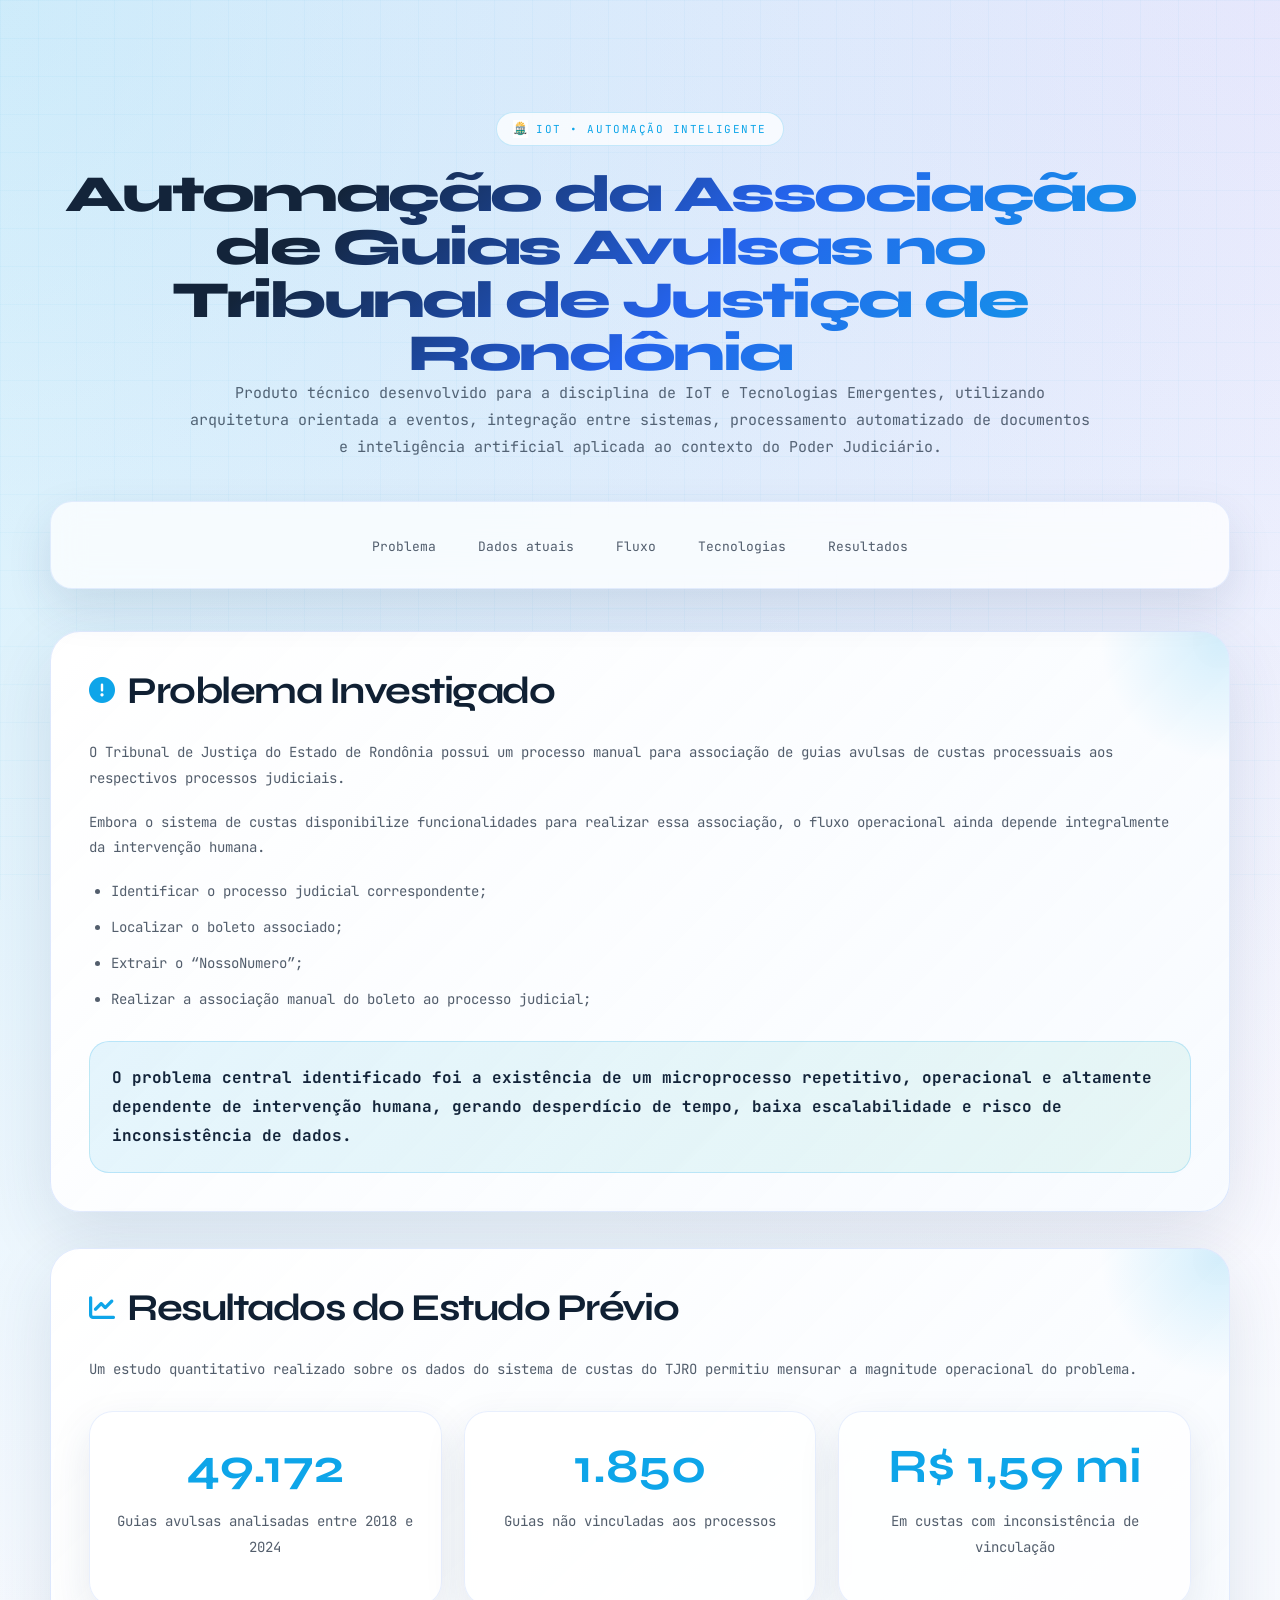
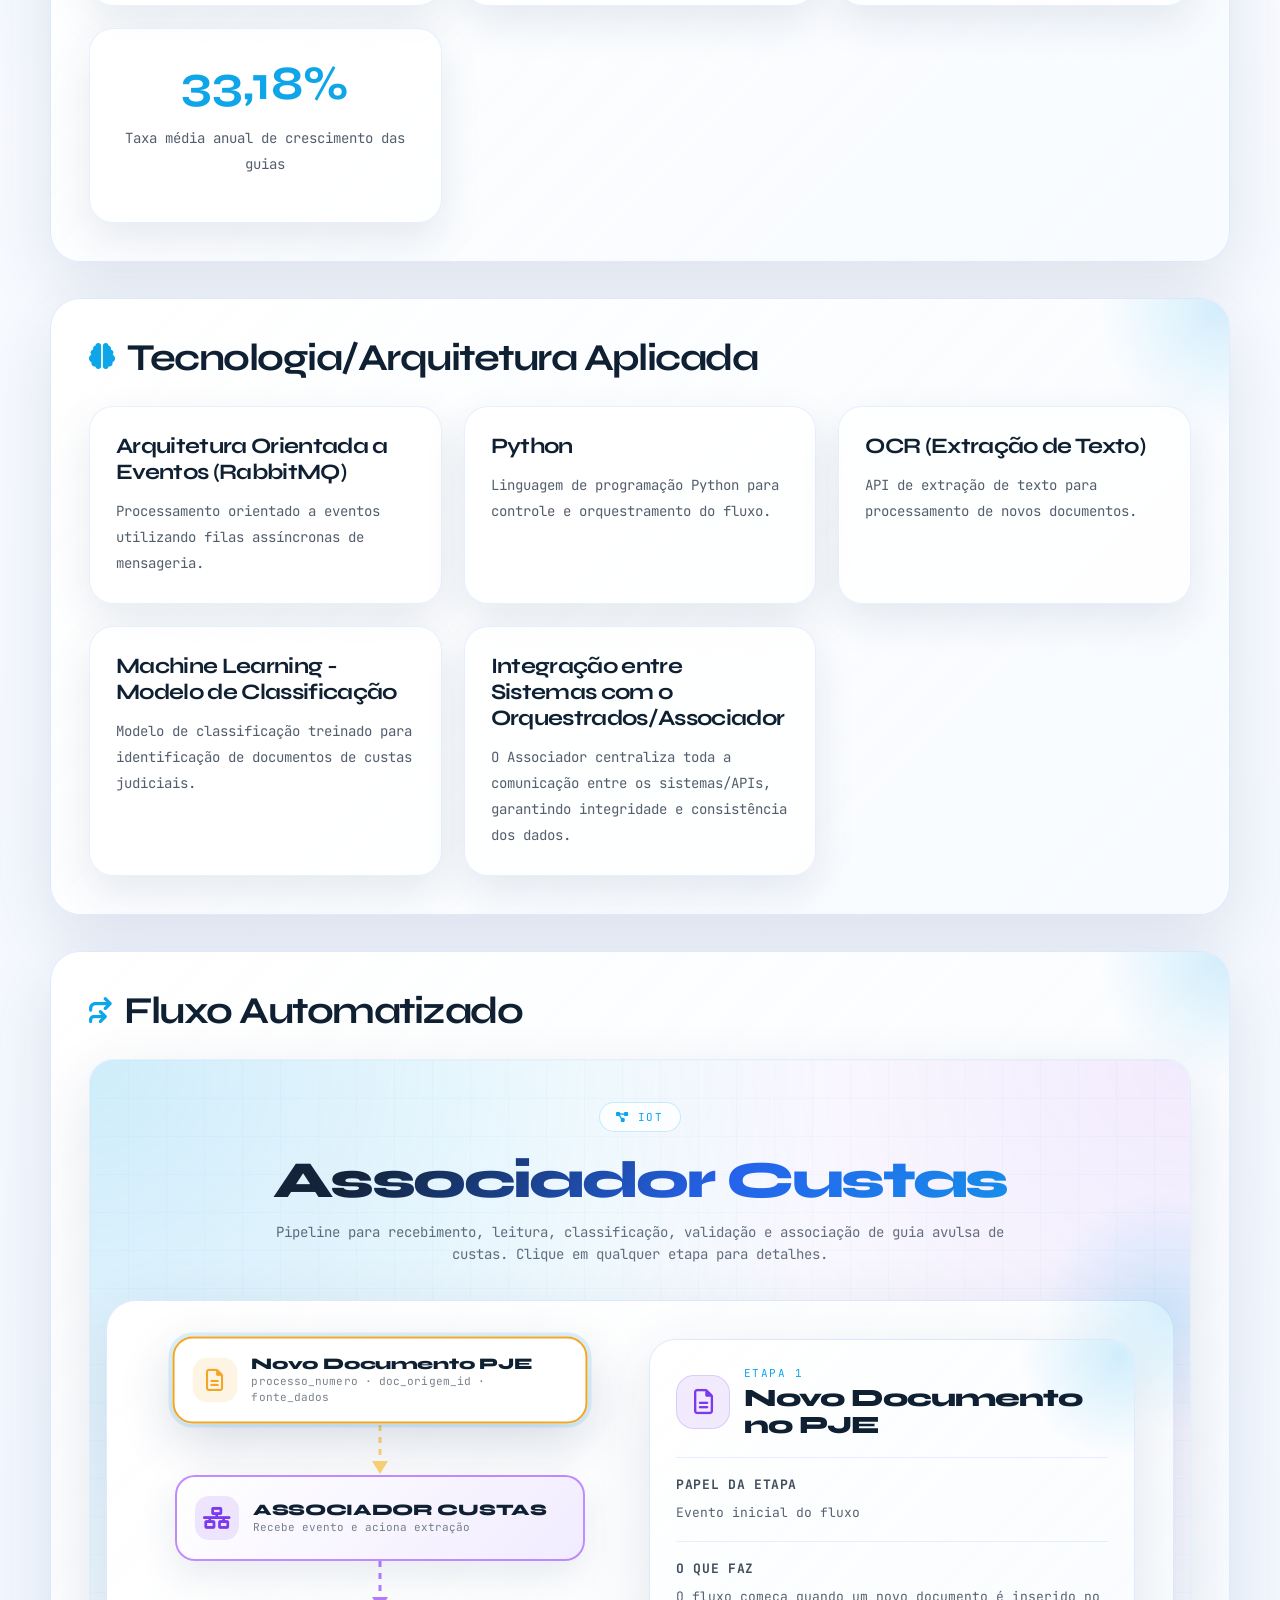
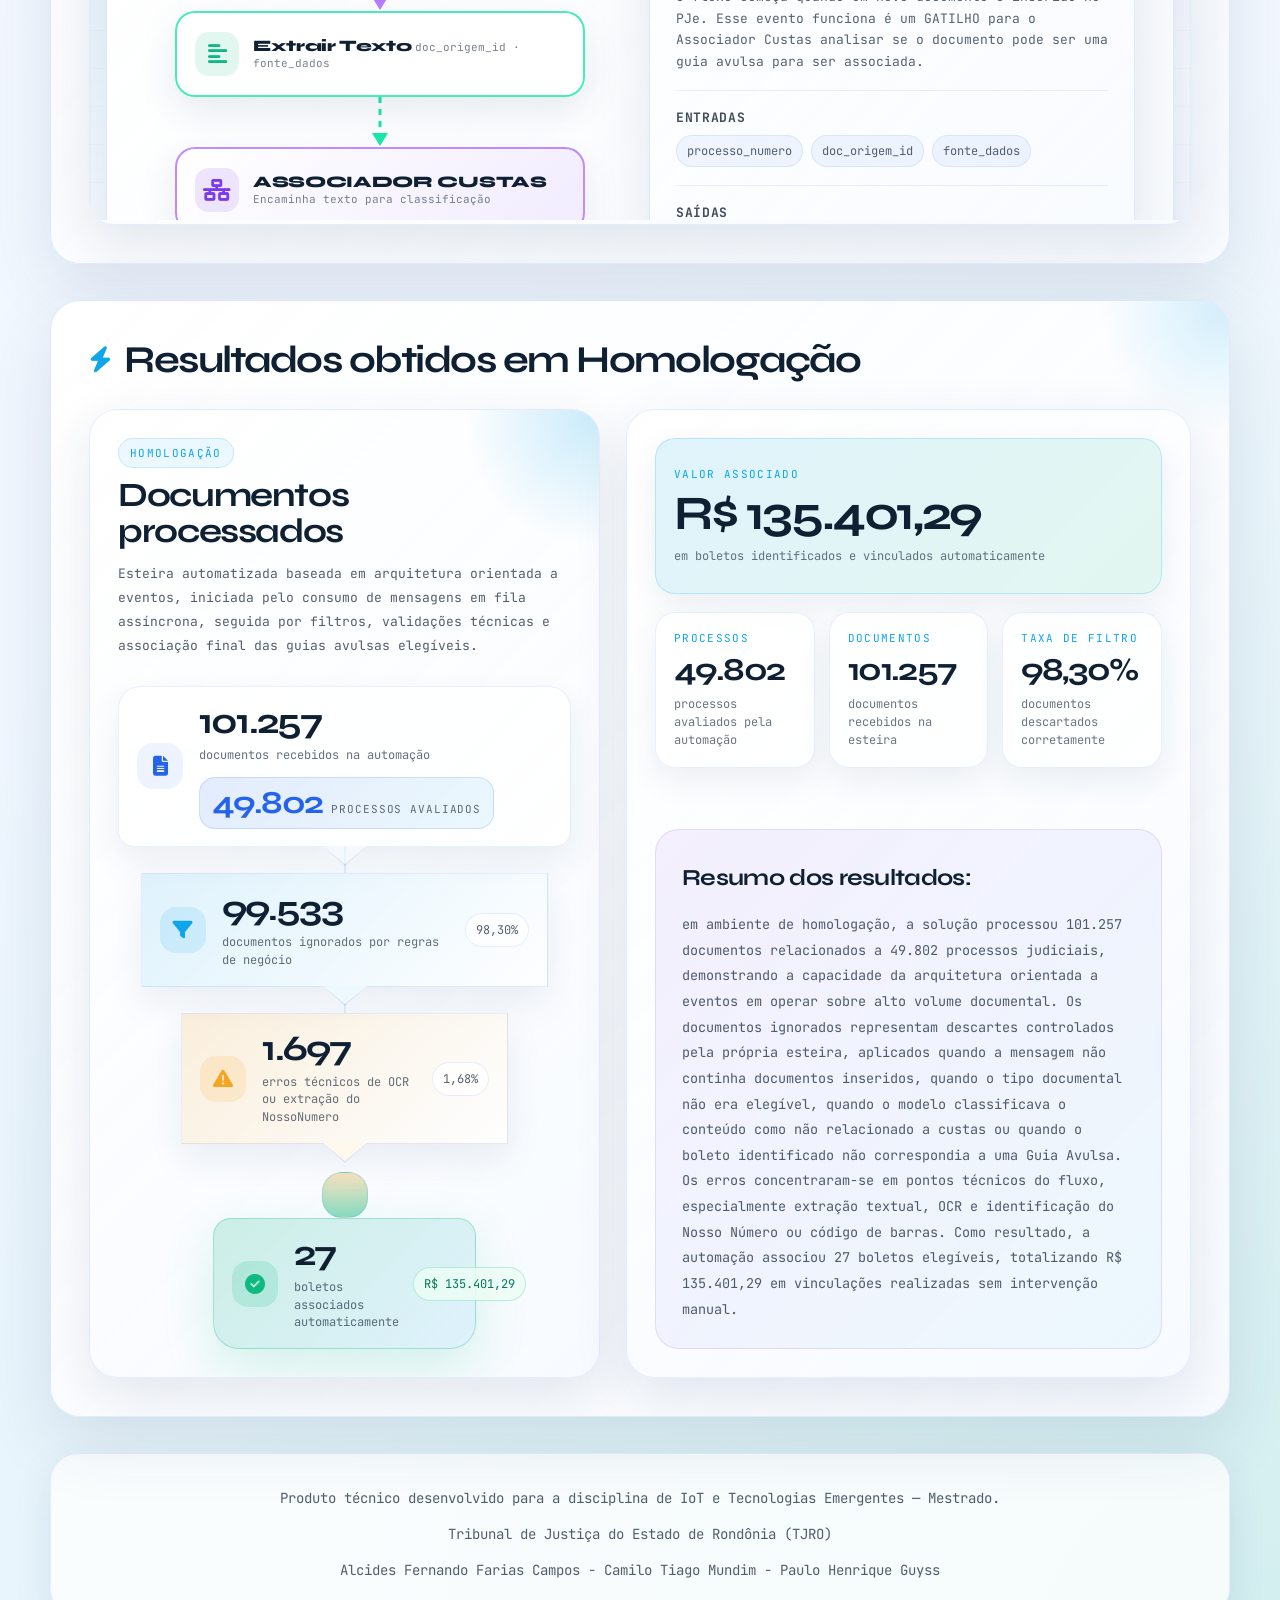
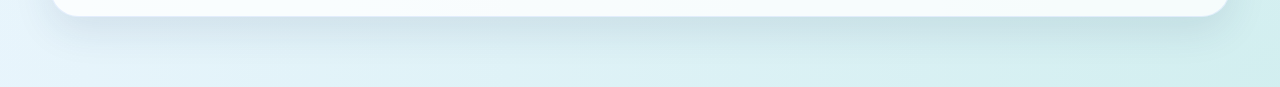
<file: index.html>
<!DOCTYPE html>
<html lang="pt-BR">
<head>
  <meta charset="UTF-8" />
  <meta name="viewport" content="width=device-width, initial-scale=1.0" />

  <title>
    Associação de Guias Avulsas - TJRO
  </title>

  <link href="https://fonts.googleapis.com/css2?family=Syne:wght@700;800&family=JetBrains+Mono:wght@400;500;600&display=swap" rel="stylesheet">
  <link rel="stylesheet" href="https://cdnjs.cloudflare.com/ajax/libs/font-awesome/6.5.0/css/all.min.css"/>
  <link rel="stylesheet" href="style.css">
</head>

<body>

  <main class="page">

    <header class="hero">

      <div class="badge">
        <img src="images/logo_uft.png" alt="UFT Logo" class="badge-logo shrink-0">
        IoT • Automação Inteligente
      </div>

      <h1>
        Automação da Associação
        de Guias Avulsas no Tribunal de Justiça de Rondônia
      </h1>

      <p>
        Produto técnico desenvolvido para a disciplina de IoT e Tecnologias Emergentes,
        utilizando arquitetura orientada a eventos, integração entre sistemas,
        processamento automatizado de documentos e inteligência artificial aplicada
        ao contexto do Poder Judiciário.
      </p>

    </header>

    <nav>
      <ul>
        <li><a href="#problema">Problema</a></li>
        <li><a href="#dados">Dados atuais</a></li>
<!--        <li><a href="#produto">Produto</a></li>-->
<!--        <li><a href="#arquitetura">Arquitetura</a></li>-->
        <li><a href="#fluxo">Fluxo</a></li>
        <li><a href="#tecnologias">Tecnologias</a></li>
        <li><a href="#resultados">Resultados</a></li>
      </ul>
    </nav>

    <section id="problema">

      <h2>
        <i class="fa-solid fa-circle-exclamation shrink-0"></i>
        Problema Investigado
      </h2>

      <p>
        O Tribunal de Justiça do Estado de Rondônia possui um processo manual
        para associação de guias avulsas de custas processuais aos respectivos
        processos judiciais.
      </p>

      <p>
        Embora o sistema de custas disponibilize funcionalidades para realizar
        essa associação, o fluxo operacional ainda depende integralmente da
        intervenção humana.
      </p>

      <ul>
        <li>Identificar o processo judicial correspondente;</li>
        <li>Localizar o boleto associado;</li>
        <li>Extrair o “NossoNumero”;</li>
        <li>Realizar a associação manual do boleto ao processo judicial;</li>
      </ul>

      <div class="highlight">
        <strong>
          O problema central identificado foi a existência de um microprocesso
          repetitivo, operacional e altamente dependente de intervenção humana,
          gerando desperdício de tempo, baixa escalabilidade e risco de inconsistência de dados.
        </strong>
      </div>

    </section>

    <section id="dados">

      <h2>
        <i class="fa-solid fa-chart-line shrink-0"></i>
        Resultados do Estudo Prévio
      </h2>

      <p>
        Um estudo quantitativo realizado sobre os dados do sistema de custas do TJRO
        permitiu mensurar a magnitude operacional do problema.
      </p>

      <div class="numbers">

        <div class="number-box">
          <h3>49.172</h3>
          <p>Guias avulsas analisadas entre 2018 e 2024</p>
        </div>

        <div class="number-box">
          <h3>1.850</h3>
          <p>Guias não vinculadas aos processos</p>
        </div>

        <div class="number-box">
          <h3>R$ 1,59 mi</h3>
          <p>Em custas com inconsistência de vinculação</p>
        </div>

        <div class="number-box">
          <h3>33,18%</h3>
          <p>Taxa média anual de crescimento das guias</p>
        </div>

      </div>

    </section>

<!--    <section id="produto">-->

<!--      <h2>-->
<!--        <i class="fa-solid fa-cubes shrink-0"></i>-->
<!--        Produto Técnico Proposto-->
<!--      </h2>-->

<!--      <div class="cards">-->

<!--        <div class="card">-->
<!--          <h4>Mensageria</h4>-->
<!--          <p>-->
<!--            O fluxo inicia automaticamente a partir do recebimento de eventos em filas de processamento assíncrono.-->
<!--          </p>-->
<!--        </div>-->

<!--        <div class="card">-->
<!--          <h4>Integração entre Sistemas</h4>-->
<!--          <p>-->
<!--            Comunicação automatizada entre múltiplas APIs e sistemas do ecossistema judicial.-->
<!--          </p>-->
<!--        </div>-->

<!--        <div class="card">-->
<!--          <h4>Inteligência Artificial</h4>-->
<!--          <p>-->
<!--            Um modelo de Machine Learning classifica automaticamente documentos relacionados a custas processuais.-->
<!--          </p>-->
<!--        </div>-->

<!--        <div class="card">-->
<!--          <h4>Extração Inteligente</h4>-->
<!--          <p>-->
<!--            O sistema extrai automaticamente o “NossoNumero” ou o código de barras diretamente do conteúdo textual do documento.-->
<!--          </p>-->
<!--        </div>-->

<!--        <div class="card">-->
<!--          <h4>Automação do Processo</h4>-->
<!--          <p>-->
<!--            A associação da guia ao processo judicial ocorre automaticamente sem intervenção humana.-->
<!--          </p>-->
<!--        </div>-->

<!--        <div class="card">-->
<!--          <h4>Escalabilidade</h4>-->
<!--          <p>-->
<!--            A arquitetura distribuída permite crescimento contínuo do processamento.-->
<!--          </p>-->
<!--        </div>-->

<!--      </div>-->

<!--    </section>-->



    <section id="tecnologias">

      <h2>
        <i class="fa-solid fa-brain shrink-0"></i>
        Tecnologia/Arquitetura Aplicada
      </h2>

      <div class="cards">

        <div class="card">
          <h4>Arquitetura Orientada a Eventos (RabbitMQ)</h4>
          <p>
            Processamento orientado a eventos utilizando filas assíncronas de mensageria.
          </p>
        </div>

        <div class="card">
          <h4>Python</h4>
          <p>
            Linguagem de programação Python para controle e orquestramento do fluxo.
          </p>
        </div>

        <div class="card">
          <h4>OCR (Extração de Texto)</h4>
          <p>
            API de extração de texto para processamento de novos documentos.
          </p>
        </div>

        <div class="card">
          <h4>Machine Learning - Modelo de Classificação</h4>
          <p>
            Modelo de classificação treinado para identificação de documentos de custas judiciais.
          </p>
        </div>

        <div class="card">
          <h4>Integração entre Sistemas com o Orquestrados/Associador</h4>
          <p>
            O Associador centraliza toda a comunicação entre os sistemas/APIs, garantindo integridade e consistência dos dados.
          </p>
        </div>


      </div>

    </section>

    <section id="fluxo">

      <h2>
        <i class="fa-solid fa-arrows-turn-right shrink-0"></i>
        Fluxo Automatizado
      </h2>

      <div class="iframe-box">
        <iframe src="fluxo.html"></iframe>
      </div>

    </section>

    <section id="resultados">

      <h2>
        <i class="fa-solid fa-bolt shrink-0"></i>
        Resultados obtidos em Homologação
      </h2>

      <div class="homologacao-dashboard">

        <div class="homologacao-chart-card">

          <div class="chart-header">
            <span class="chart-kicker">Homologação</span>
            <h3>Documentos processados</h3>
            <p>
              Esteira automatizada baseada em arquitetura orientada a eventos,
              iniciada pelo consumo de mensagens em fila assíncrona, seguida por
              filtros, validações técnicas e associação final das guias avulsas elegíveis.
            </p>
          </div>

          <div class="funnel-chart" aria-label="Funil de resultados da homologação">
            <div class="funnel-step intake">
              <span class="funnel-icon"><i class="fa-solid fa-file-lines"></i></span>
              <div class="funnel-copy">
                <strong>101.257</strong>
                <small>documentos recebidos na automação</small>
                <span class="funnel-secondary">
                  <strong>49.802</strong>
                  <small>processos avaliados</small>
                </span>
              </div>
            </div>

            <div class="funnel-connector"></div>

            <div class="funnel-step ignored">
              <span class="funnel-icon"><i class="fa-solid fa-filter"></i></span>
              <div class="funnel-copy">
                <strong>99.533</strong>
                <small>documentos ignorados por regras de negócio</small>
              </div>
              <span class="funnel-rate">98,30%</span>
            </div>

            <div class="funnel-connector"></div>

            <div class="funnel-step errors">
              <span class="funnel-icon"><i class="fa-solid fa-triangle-exclamation"></i></span>
              <div class="funnel-copy">
                <strong>1.697</strong>
                <small>erros técnicos de OCR ou extração do NossoNumero</small>
              </div>
              <span class="funnel-rate">1,68%</span>
            </div>

            <div class="funnel-connector highlight"></div>

            <div class="funnel-step associated">
              <span class="funnel-icon"><i class="fa-solid fa-circle-check"></i></span>
              <div class="funnel-copy">
                <strong>27</strong>
                <small>boletos associados automaticamente</small>
              </div>
              <span class="funnel-value">R$ 135.401,29</span>
            </div>
          </div>

        </div>

        <div class="homologacao-insights">

          <div class="insight-card primary">
            <span>Valor associado</span>
            <strong>R$ 135.401,29</strong>
            <small>em boletos identificados e vinculados automaticamente</small>
          </div>

          <div class="insight-grid">
            <div class="insight-card">
              <span>Processos</span>
              <strong>49.802</strong>
              <small>processos avaliados pela automação</small>
            </div>

            <div class="insight-card">
              <span>Documentos</span>
              <strong>101.257</strong>
              <small>documentos recebidos na esteira</small>
            </div>

            <div class="insight-card">
              <span>Taxa de filtro</span>
              <strong>98,30%</strong>
              <small>documentos descartados corretamente</small>
            </div>
          </div>

          <div class="homologacao-summary">
            <strong>Resumo dos resultados:</strong>
            em ambiente de homologação, a solução processou 101.257 documentos
            relacionados a 49.802 processos judiciais, demonstrando a capacidade da
            arquitetura orientada a eventos em operar sobre alto volume documental.
            Os documentos ignorados representam descartes controlados pela própria
            esteira, aplicados quando a mensagem não continha documentos inseridos, quando
            o tipo documental não era elegível, quando o modelo classificava o conteúdo
            como não relacionado a custas ou quando o boleto identificado não correspondia
            a uma Guia Avulsa. Os erros concentraram-se em pontos técnicos do fluxo,
            especialmente extração textual, OCR e identificação do Nosso Número ou código
            de barras. Como resultado, a automação associou 27 boletos elegíveis,
            totalizando R$ 135.401,29 em vinculações realizadas sem intervenção manual.
          </div>

        </div>

      </div>

    </section>

    <footer>
      <p>
        Produto técnico desenvolvido para a disciplina de IoT e Tecnologias Emergentes — Mestrado.
      </p>

      <p>
        Tribunal de Justiça do Estado de Rondônia (TJRO)
      </p>

      <p>
        Alcides Fernando Farias Campos -

        Camilo Tiago Mundim -

        Paulo Henrique Guyss
      </p>

    </footer>

  </main>

</body>
</html>
</file>
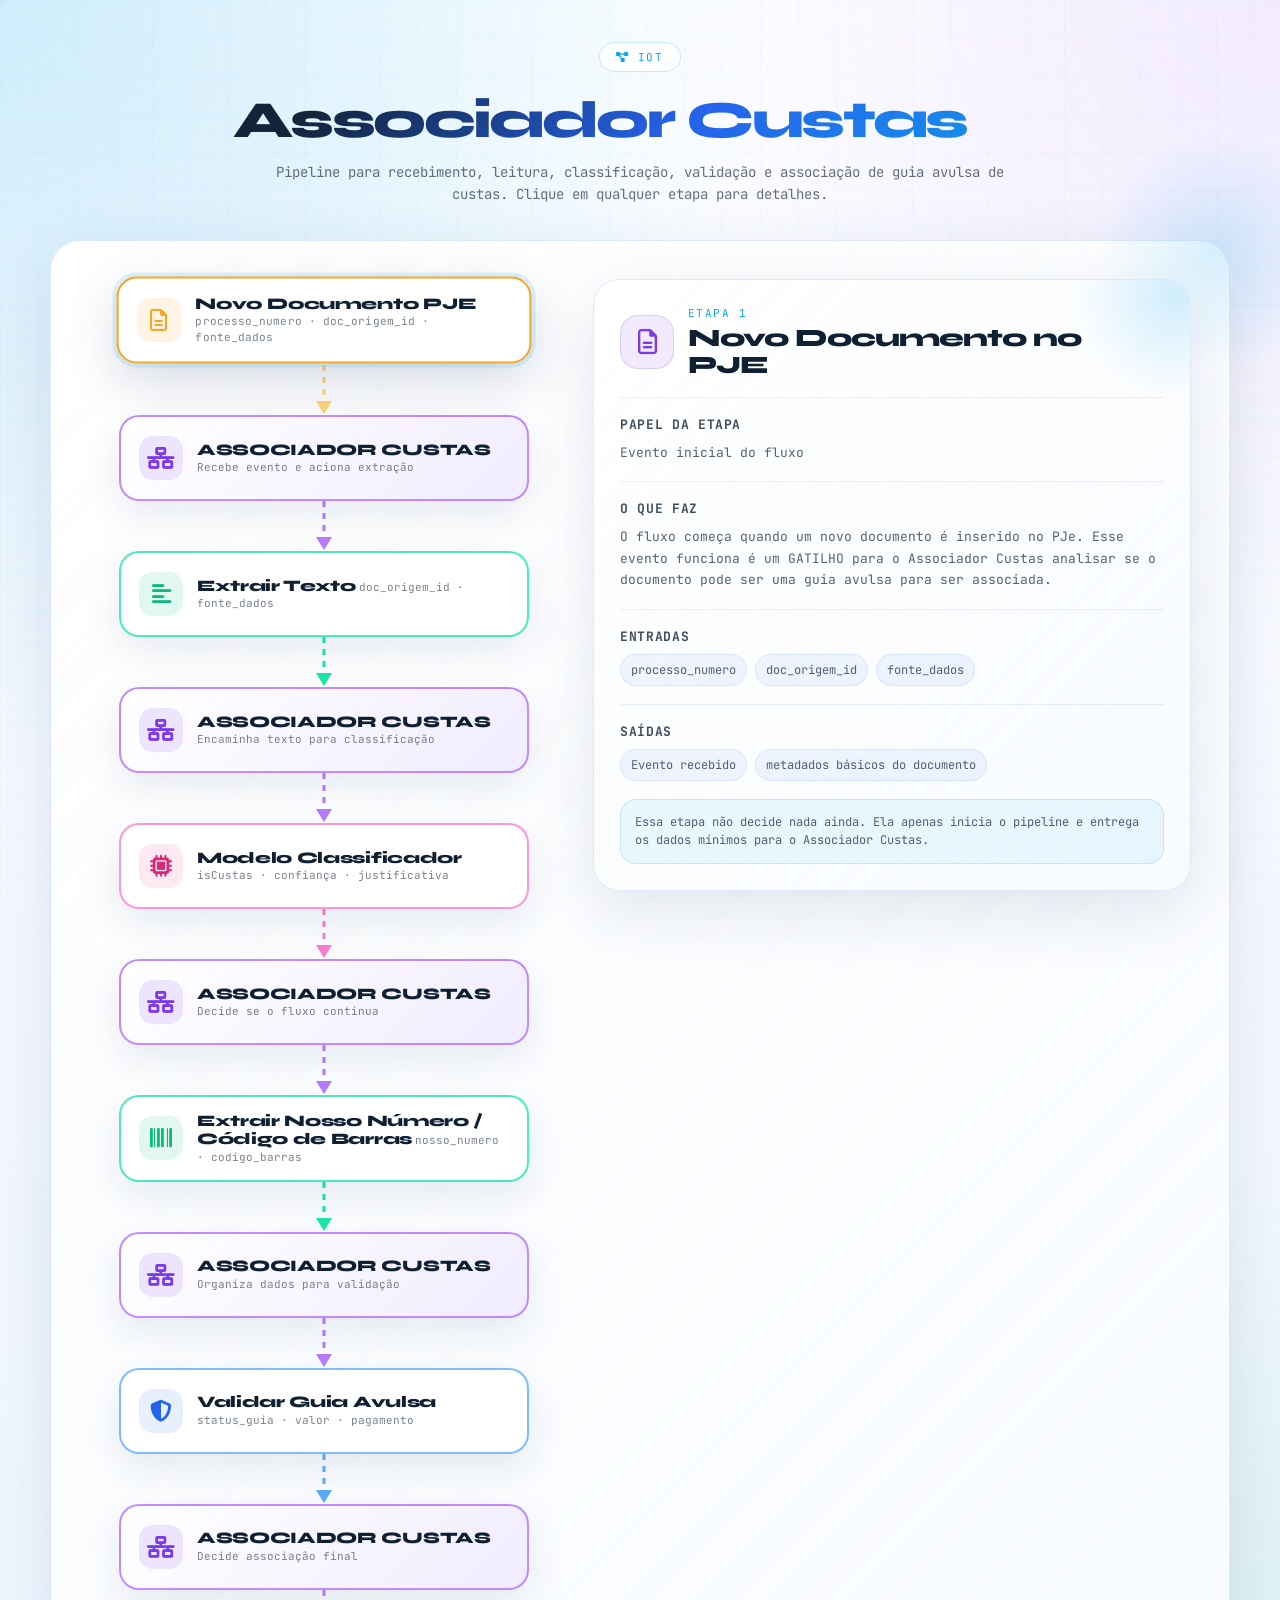
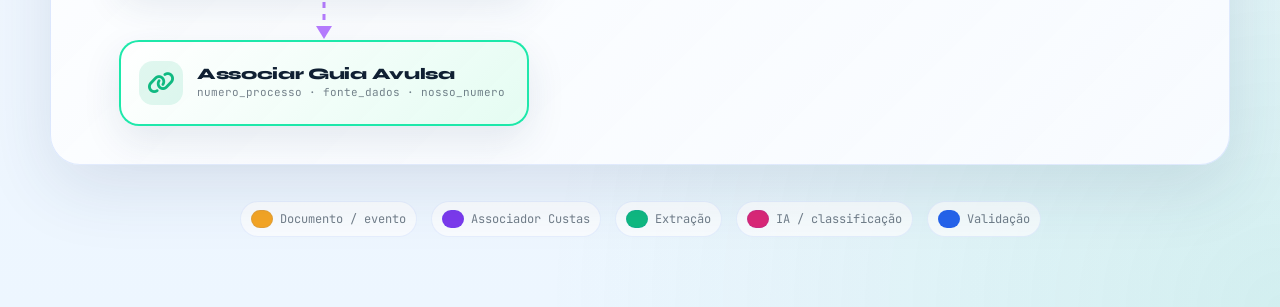
<file: fluxo.html>
<!DOCTYPE html>
<html lang="pt-BR">
<head>
  <meta charset="UTF-8" />
  <title>IoT - Associador Custas</title>
  <meta name="viewport" content="width=device-width, initial-scale=1.0" />

  <link href="https://fonts.googleapis.com/css2?family=Syne:wght@700;800&family=JetBrains+Mono:wght@400;600&display=swap" rel="stylesheet">
  <link rel="stylesheet" href="https://cdnjs.cloudflare.com/ajax/libs/font-awesome/6.5.0/css/all.min.css"/>
  <link rel="stylesheet" href="style.css">
</head>

<body>
  <main class="page">
    <header class="header">
      <div class="badge">
        <i class="fa-solid fa-diagram-project shrink-0"></i>
        IoT
      </div>
      <h1>Associador Custas</h1>
      <p class="subtitle">
        Pipeline para recebimento, leitura, classificação, validação e associação de guia avulsa de custas.
        Clique em qualquer etapa para detalhes.
      </p>
    </header>

    <section class="layout">
      <div class="flow-column">

        <button class="step doc active"
          data-step="1"
          data-icon="fa-regular fa-file-lines"
          data-title="Novo Documento no PJE"
          data-role="Evento inicial do fluxo"
          data-desc="O fluxo começa quando um novo documento é inserido no PJe. Esse evento funciona é um GATILHO para o Associador Custas analisar se o documento pode ser uma guia avulsa para ser associada."
          data-inputs="processo_numero, doc_origem_id, fonte_dados"
          data-outputs="Evento recebido, metadados básicos do documento"
          data-note="Essa etapa não decide nada ainda. Ela apenas inicia o pipeline e entrega os dados mínimos para o Associador Custas.">
          <span class="icon shrink-0"><i class="fa-regular fa-file-lines shrink-0"></i></span>
          <span>
            <span class="step-title">Novo Documento PJE</span>
            <span class="step-mini">processo_numero · doc_origem_id · fonte_dados</span>
          </span>
        </button>

        <div class="arrow">
          <svg width="26" height="50">
            <path class="arrow-line" d="M13 0 L13 38" stroke="#ffd166" stroke-width="3" fill="none"/>
            <polygon points="5,36 21,36 13,49" fill="#ffd166"/>
          </svg>
        </div>

        <button class="step assoc"
          data-step="2"
          data-icon="fa-solid fa-network-wired"
          data-title="ASSOCIADOR CUSTAS"
          data-role="Orquestrador do fluxo"
          data-desc="Recebe o evento do documento novo e organiza a próxima ação. Nesta primeira passagem, ele obtem o conteúdo textual do documento antes de enviar para classificação."
          data-inputs="processo_numero, doc_origem_id, fonte_dados"
          data-outputs="Chamada para extração de texto"
          data-note="O Associador Custas funciona como controlador do pipeline.">
          <span class="icon shrink-0"><i class="fa-solid fa-network-wired shrink-0"></i></span>
          <span>
            <span class="step-title">ASSOCIADOR CUSTAS</span>
            <span class="step-mini">Recebe evento e aciona extração</span>
          </span>
        </button>

        <div class="arrow">
          <svg width="26" height="50">
            <path class="arrow-line" d="M13 0 L13 38" stroke="#b06eff" stroke-width="3" fill="none"/>
            <polygon points="5,36 21,36 13,49" fill="#b06eff"/>
          </svg>
        </div>

        <button class="step extract"
          data-step="3"
          data-icon="fa-solid fa-align-left"
          data-title="Extrair Texto"
          data-role="Leitura do conteúdo do documento"
          data-desc="Consulta o documento de origem e extrai o texto necessário para análise posterior. Essa etapa transforma o documento bruto em uma representação textual utilizável pelo modelo classificador."
          data-inputs="doc_origem_id, fonte_dados"
          data-outputs="texto_doc"
          data-note="Aqui há a chamada para o sistema de OCR (Prisma).">
          <span class="icon shrink-0"><i class="fa-solid fa-align-left shrink-0"></i></span>
          <span>
            <span class="step-title">Extrair Texto</span>
            <span class="step-mini">doc_origem_id · fonte_dados</span>
          </span>
        </button>

        <div class="arrow">
          <svg width="26" height="50">
            <path class="arrow-line" d="M13 0 L13 38" stroke="#00e5a0" stroke-width="3" fill="none"/>
            <polygon points="5,36 21,36 13,49" fill="#00e5a0"/>
          </svg>
        </div>

        <button class="step assoc"
          data-step="4"
          data-icon="fa-solid fa-network-wired"
          data-title="ASSOCIADOR CUSTAS"
          data-role="Recebe texto extraído"
          data-desc="Recebe o texto extraído do documento e prepara a chamada ao modelo classificador. A função desta etapa é coordenar a transição entre leitura do documento e análise."
          data-inputs="texto_doc, processo_numero, doc_origem_id"
          data-outputs="Chamada para modelo classificador"
          data-note="Se o texto vier vazio, ilegível ou insuficiente é analisado o tratamento se com novas tentativas ou encerramento do fluxo.">
          <span class="icon shrink-0"><i class="fa-solid fa-network-wired shrink-0"></i></span>
          <span>
            <span class="step-title">ASSOCIADOR CUSTAS</span>
            <span class="step-mini">Encaminha texto para classificação</span>
          </span>
        </button>

        <div class="arrow">
          <svg width="26" height="50">
            <path class="arrow-line" d="M13 0 L13 38" stroke="#b06eff" stroke-width="3" fill="none"/>
            <polygon points="5,36 21,36 13,49" fill="#b06eff"/>
          </svg>
        </div>

        <button class="step classify"
          data-step="5"
          data-icon="fa-solid fa-microchip"
          data-title="Modelo Classificador"
          data-role="Identificação de documento de custas"
          data-desc="Analisa o texto do documento e identifica se ele é uma guia de custas, comprovante relacionado ou outro documento relevante para associação de guia avulsa."
          data-inputs="texto_doc"
          data-outputs="isCustas, confiança_classificação, justificativa_modelo"
          data-note="A saída principal é uma decisão do tipo verdadeiro/falso, indicando se o fluxo deve continuar para extração de dados financeiros.">
          <span class="icon shrink-0"><i class="fa-solid fa-microchip shrink-0"></i></span>
          <span>
            <span class="step-title">Modelo Classificador</span>
            <span class="step-mini">isCustas · confiança · justificativa</span>
          </span>
        </button>

        <div class="arrow">
          <svg width="26" height="50">
            <path class="arrow-line" d="M13 0 L13 38" stroke="#ff6ec7" stroke-width="3" fill="none"/>
            <polygon points="5,36 21,36 13,49" fill="#ff6ec7"/>
          </svg>
        </div>

        <button class="step assoc"
          data-step="6"
          data-icon="fa-solid fa-network-wired"
          data-title="ASSOCIADOR CUSTAS"
          data-role="Decisão de continuidade"
          data-desc="Recebe o resultado do classificador. Se o documento for identificado como relacionado a custas, o fluxo segue para extração do Nosso Número ou Código de Barras. Caso contrário, o fluxo pode ser encerrado/não-aplicável."
          data-inputs="isCustas, confiança_classificação, texto_doc"
          data-outputs="Decisão de continuidade do fluxo"
          data-note="Essa é uma etapa de controle importante: evita tentar validar ou associar documentos que não são guias ou comprovantes de custas.">
          <span class="icon shrink-0"><i class="fa-solid fa-network-wired shrink-0"></i></span>
          <span>
            <span class="step-title">ASSOCIADOR CUSTAS</span>
            <span class="step-mini">Decide se o fluxo continua</span>
          </span>
        </button>

        <div class="arrow">
          <svg width="26" height="50">
            <path class="arrow-line" d="M13 0 L13 38" stroke="#b06eff" stroke-width="3" fill="none"/>
            <polygon points="5,36 21,36 13,49" fill="#b06eff"/>
          </svg>
        </div>

        <button class="step extract"
          data-step="7"
          data-icon="fa-solid fa-barcode"
          data-title="Extrair Nosso Número / Código de Barras"
          data-role="Extração de identificadores financeiros"
          data-desc="Busca no texto do documento informações como Nosso Número, código de barras ou outros identificadores necessários para consultar e validar a guia avulsa."
          data-inputs="texto_doc"
          data-outputs="nosso_numero, codigo_barras"
          data-note="Essa etapa usa regex, regras heurísticas ou modelo de extração estruturada para localizar os identificadores.">
          <span class="icon shrink-0"><i class="fa-solid fa-barcode shrink-0"></i></span>
          <span>
            <span class="step-title">Extrair Nosso Número / Código de Barras</span>
            <span class="step-mini">nosso_numero · codigo_barras</span>
          </span>
        </button>

        <div class="arrow">
          <svg width="26" height="50">
            <path class="arrow-line" d="M13 0 L13 38" stroke="#00e5a0" stroke-width="3" fill="none"/>
            <polygon points="5,36 21,36 13,49" fill="#00e5a0"/>
          </svg>
        </div>

        <button class="step assoc"
          data-step="8"
          data-icon="fa-solid fa-network-wired"
          data-title="ASSOCIADOR CUSTAS"
          data-role="Preparação para validação"
          data-desc="Recebe os identificadores extraídos e monta a chamada de validação da guia. Também pode verificar se há dados mínimos suficientes para prosseguir."
          data-inputs="nosso_numero, codigo_barras, processo_numero, fonte_dados"
          data-outputs="Requisição para validação da guia"
          data-note="Se não for encontrado Nosso Número ou código de barras, o fluxo pode registrar pendência para conferência manual.">
          <span class="icon shrink-0"><i class="fa-solid fa-network-wired shrink-0"></i></span>
          <span>
            <span class="step-title">ASSOCIADOR CUSTAS</span>
            <span class="step-mini">Organiza dados para validação</span>
          </span>
        </button>

        <div class="arrow">
          <svg width="26" height="50">
            <path class="arrow-line" d="M13 0 L13 38" stroke="#b06eff" stroke-width="3" fill="none"/>
            <polygon points="5,36 21,36 13,49" fill="#b06eff"/>
          </svg>
        </div>

        <button class="step validate"
          data-step="9"
          data-icon="fa-solid fa-shield-halved"
          data-title="Validar Guia Avulsa"
          data-role="Consulta e conferência da guia"
          data-desc="Consulta a base ou serviço de custas para verificar se a guia avulsa existe, se é válida, se está paga e se os dados são compatíveis com o processo."
          data-inputs="nosso_numero, codigo_barras"
          data-outputs="status_guia, valor, data_pagamento, dados_validados"
          data-note="Essa etapa reduz risco de associação indevida, pois valida a guia antes da vinculação final ao processo.">
          <span class="icon shrink-0"><i class="fa-solid fa-shield-halved shrink-0"></i></span>
          <span>
            <span class="step-title">Validar Guia Avulsa</span>
            <span class="step-mini">status_guia · valor · pagamento</span>
          </span>
        </button>

        <div class="arrow">
          <svg width="26" height="50">
            <path class="arrow-line" d="M13 0 L13 38" stroke="#4da3ff" stroke-width="3" fill="none"/>
            <polygon points="5,36 21,36 13,49" fill="#4da3ff"/>
          </svg>
        </div>

        <button class="step assoc"
          data-step="10"
          data-icon="fa-solid fa-network-wired"
          data-title="ASSOCIADOR CUSTAS"
          data-role="Decisão final de associação"
          data-desc="Recebe o resultado da validação. Se a guia estiver regular, prepara a chamada final para associar a guia avulsa ao processo correto."
          data-inputs="status_guia, dados_validados, processo_numero, fonte_dados"
          data-outputs="Comando de associação da guia"
          data-note="Se a guia não estiver paga, for inválida ou incompatível, o fluxo pode registrar falha e não realizar associação automática.">
          <span class="icon shrink-0"><i class="fa-solid fa-network-wired shrink-0"></i></span>
          <span>
            <span class="step-title">ASSOCIADOR CUSTAS</span>
            <span class="step-mini">Decide associação final</span>
          </span>
        </button>

        <div class="arrow">
          <svg width="26" height="50">
            <path class="arrow-line" d="M13 0 L13 38" stroke="#b06eff" stroke-width="3" fill="none"/>
            <polygon points="5,36 21,36 13,49" fill="#b06eff"/>
          </svg>
        </div>

        <button class="step final"
          data-step="11"
          data-icon="fa-solid fa-link"
          data-title="Associar Guia Avulsa"
          data-role="Vinculação final ao processo"
          data-desc="Realiza a associação da guia avulsa validada ao processo correspondente, registrando o vínculo e encerrando o fluxo automatizado."
          data-inputs="numero_processo, fonte_dados, nosso_numero"
          data-outputs="Guia associada, registro da operação, fim do fluxo"
          data-note="Essa é a etapa final do pipeline. Depois dela, o processo passa a ter a guia corretamente vinculada, conforme a validação realizada.">
          <span class="icon shrink-0"><i class="fa-solid fa-link shrink-0"></i></span>
          <span>
            <span class="step-title">Associar Guia Avulsa</span>
            <span class="step-mini">numero_processo · fonte_dados · nosso_numero</span>
          </span>
        </button>

      </div>

      <aside class="details" id="detailsPanel">
        <div class="details-top">
          <div class="details-icon shrink-0" id="detailsIcon">
            <i class="fa-regular fa-file-lines shrink-0"></i>
          </div>
          <div>
            <div class="details-kicker" id="detailsKicker">Etapa 1</div>
            <div class="details-title" id="detailsTitle">Novo Documento PJE</div>
          </div>
        </div>

        <div class="details-body">
          <div class="section">
            <h3>Papel da etapa</h3>
            <p id="detailsRole">Evento inicial do fluxo</p>
          </div>

          <div class="section">
            <h3>O que faz</h3>
            <p id="detailsDesc">
              O fluxo começa quando um novo documento é inserido no PJe.
            </p>
          </div>

          <div class="section">
            <h3>Entradas</h3>
            <div class="chips" id="detailsInputs"></div>
          </div>

          <div class="section">
            <h3>Saídas</h3>
            <div class="chips" id="detailsOutputs"></div>
          </div>

          <div class="hint" id="detailsNote">
            Clique em qualquer etapa do fluxo para exibir detalhes.
          </div>
        </div>
      </aside>
    </section>

    <div class="legend">
      <span><span class="dot" style="background: var(--yellow);"></span> Documento / evento</span>
      <span><span class="dot" style="background: var(--purple);"></span> Associador Custas</span>
      <span><span class="dot" style="background: var(--green);"></span> Extração</span>
      <span><span class="dot" style="background: var(--pink);"></span> IA / classificação</span>
      <span><span class="dot" style="background: var(--blue);"></span> Validação</span>
    </div>
  </main>

  <script>
    const steps = document.querySelectorAll(".step");

    const detailsIcon = document.getElementById("detailsIcon");
    const detailsKicker = document.getElementById("detailsKicker");
    const detailsTitle = document.getElementById("detailsTitle");
    const detailsRole = document.getElementById("detailsRole");
    const detailsDesc = document.getElementById("detailsDesc");
    const detailsInputs = document.getElementById("detailsInputs");
    const detailsOutputs = document.getElementById("detailsOutputs");
    const detailsNote = document.getElementById("detailsNote");

    function makeChips(container, value) {
      container.innerHTML = "";

      const items = value
        .split(",")
        .map(item => item.trim())
        .filter(Boolean);

      items.forEach(item => {
        const chip = document.createElement("span");
        chip.className = "chip";
        chip.textContent = item;
        container.appendChild(chip);
      });
    }

    function setActiveStep(step) {
      steps.forEach(s => s.classList.remove("active"));
      step.classList.add("active");

      const iconClass = step.dataset.icon;

      detailsIcon.innerHTML = `<i class="${iconClass} shrink-0"></i>`;
      detailsKicker.textContent = `Etapa ${step.dataset.step}`;
      detailsTitle.textContent = step.dataset.title;
      detailsRole.textContent = step.dataset.role;
      detailsDesc.textContent = step.dataset.desc;
      detailsNote.textContent = step.dataset.note;

      makeChips(detailsInputs, step.dataset.inputs);
      makeChips(detailsOutputs, step.dataset.outputs);
    }

    steps.forEach(step => {
      step.addEventListener("click", () => setActiveStep(step));

      step.addEventListener("keydown", event => {
        if (event.key === "Enter" || event.key === " ") {
          event.preventDefault();
          setActiveStep(step);
        }
      });
    });

    // Inicializa painel com a primeira etapa
    setActiveStep(document.querySelector(".step.active") || steps[0]);
  </script>
</body>
</html>
</file>
<file: style.css>
﻿:root {
  --bg: #f6f9ff;
  --bg2: #eaf2ff;
  --card: rgba(255, 255, 255, 0.88);
  --card2: rgba(248, 251, 255, 0.96);
  --text: #102033;
  --muted: rgba(16, 32, 51, .64);

  --yellow: #f5a524;
  --purple: #7c3aed;
  --cyan: #0ea5e9;
  --green: #10b981;
  --blue: #2563eb;
  --pink: #db2777;
  --border: rgba(37, 99, 235, .13);
  --shadow: rgba(31, 58, 99, .12);
}

* {
  margin: 0;
  padding: 0;
  box-sizing: border-box;
}

.shrink-0 {
  flex-shrink: 0;
}

body {
  min-height: 100vh;
  background:
    radial-gradient(circle at top left, rgba(14,165,233,.20), transparent 34%),
    radial-gradient(circle at top right, rgba(124,58,237,.10), transparent 28%),
    radial-gradient(circle at bottom right, rgba(16,185,129,.12), transparent 32%),
    linear-gradient(180deg, #ffffff 0%, var(--bg) 46%, #edf6ff 100%),
    var(--bg);
  color: var(--text);
  font-family: 'Syne', sans-serif;
  overflow-x: hidden;
  position: relative;
}

body::before {
  content: "";
  position: fixed;
  inset: 0;
  background-image:
    linear-gradient(rgba(14,165,233,.055) 1px, transparent 1px),
    linear-gradient(90deg, rgba(14,165,233,.055) 1px, transparent 1px);
  background-size: 38px 38px;
  pointer-events: none;
  opacity: .6;
  z-index: 0;
}

.badge {
  display: inline-flex;
  align-items: center;
  gap: 8px;
  padding: 7px 16px;
  border: 1px solid rgba(14,165,233,.22);
  border-radius: 999px;
  background: rgba(255,255,255,.76);
  color: var(--cyan);
  font-family: 'JetBrains Mono', monospace;
  font-size: 11px;
  text-transform: uppercase;
  letter-spacing: .14em;
}

h1 {
  background: linear-gradient(135deg, #13243a 24%, #2563eb 58%, var(--cyan));
  -webkit-background-clip: text;
  -webkit-text-fill-color: transparent;
  background-clip: text;
}
html {
  scroll-behavior: smooth;
}

.page {
  position: relative;
  z-index: 1;
  width: min(1240px, calc(100vw - 32px));
  margin: 0 auto;
  padding-bottom: 70px;
}

header.hero {
  padding: 70px 0 40px;
  text-align: center;
}

.badge {
  margin-bottom: 22px;
}

h1 {
  font-size: clamp(38px, 6vw, 66px);
  line-height: 1.02;
  letter-spacing: -0.05em;
  max-width: 1100px;
  margin: 0 auto 24px;
}

.hero p {
  max-width: 900px;
  margin: 0 auto;
  color: rgba(16,32,51,.68);
  font-family: 'JetBrains Mono', monospace;
  font-size: 15px;
  line-height: 1.8;
}

nav {
  position: sticky;
  top: 0;
  z-index: 50;
  backdrop-filter: blur(16px);
  background: rgba(255, 255, 255, 0.74);
  border: 1px solid rgba(37,99,235,.10);
  border-radius: 22px;
  margin-bottom: 42px;
  box-shadow: 0 18px 46px var(--shadow);
}

nav ul {
  list-style: none;
  display: flex;
  flex-wrap: wrap;
  justify-content: center;
  gap: 12px;
  padding: 18px;
}

nav a {
  text-decoration: none;
  color: rgba(16,32,51,.72);
  font-family: 'JetBrains Mono', monospace;
  font-size: 13px;
  padding: 10px 14px;
  border-radius: 999px;
  transition: .2s ease;
  border: 1px solid transparent;
}

nav a:hover {
  color: #0f4ec7;
  border-color: rgba(14,165,233,.22);
  background: rgba(14,165,233,.09);
}

section {
  margin-bottom: 36px;
  border: 1px solid var(--border);
  border-radius: 30px;
  background:
    linear-gradient(135deg, rgba(255,255,255,.94), rgba(246,250,255,.82)),
    rgba(255,255,255,.88);
  box-shadow: 0 22px 70px var(--shadow);
  padding: 38px;
  position: relative;
  overflow: hidden;
}

section::before {
  content: "";
  position: absolute;
  width: 240px;
  height: 240px;
  border-radius: 50%;
  right: -110px;
  top: -110px;
  background: radial-gradient(circle, rgba(14,165,233,.16), transparent 70%);
  pointer-events: none;
}

h2 {
  display: flex;
  align-items: center;
  gap: 14px;
  font-size: clamp(26px, 4vw, 38px);
  line-height: 1.1;
  letter-spacing: -0.04em;
  margin-bottom: 28px;
}

h2 i {
  color: var(--cyan);
  font-size: 26px;
}

p,
li {
  color: rgba(16,32,51,.72);
  font-family: 'JetBrains Mono', monospace;
  font-size: 14px;
  line-height: 1.85;
}

p {
  margin-bottom: 18px;
}

ul {
  padding-left: 22px;
  margin-top: 14px;
}

li {
  margin-bottom: 10px;
}

.highlight {
  margin-top: 28px;
  padding: 22px;
  border-radius: 20px;
  border: 1px solid rgba(14,165,233,.20);
  background: linear-gradient(135deg, rgba(14,165,233,.10), rgba(16,185,129,.08));
  color: #13243a;
  font-family: 'JetBrains Mono', monospace;
  line-height: 1.8;
}

.cards,
.numbers {
  display: grid;
  grid-template-columns: repeat(auto-fit, minmax(260px, 1fr));
  gap: 22px;
  margin-top: 28px;
}

.card,
.number-box,
.architecture-item {
  border-radius: 24px;
  border: 1px solid rgba(37,99,235,.10);
  background: var(--card);
  box-shadow: 0 16px 42px rgba(31,58,99,.10);
  padding: 26px;
  transition: transform .18s ease, border-color .18s ease;
}

.card:hover,
.number-box:hover,
.architecture-item:hover {
  transform: translateY(-4px);
  border-color: rgba(14,165,233,.28);
}

.card h4,
.number-box h3 {
  margin-bottom: 14px;
}

.card h4 {
  color: #102033;
  font-size: 22px;
  letter-spacing: -0.03em;
}

.card p {
  margin-bottom: 0;
}

.number-box {
  text-align: center;
}

.number-box h3 {
  font-size: 48px;
  color: var(--cyan);
}

.architecture-grid {
  display: grid;
  grid-template-columns: repeat(auto-fit, minmax(240px, 1fr));
  gap: 18px;
  margin-top: 10px;
}

.architecture-item {
  display: flex;
  gap: 14px;
  align-items: flex-start;
}

.architecture-item span {
  width: 36px;
  height: 36px;
  border-radius: 12px;
  background: rgba(124,58,237,.10);
  border: 1px solid rgba(124,58,237,.20);
  color: var(--purple);
  display: grid;
  place-items: center;
  font-weight: 800;
  flex-shrink: 0;
}

.iframe-box {
  margin-top: 20px;
  border-radius: 24px;
  overflow: hidden;
  border: 1px solid rgba(37,99,235,.10);
  box-shadow: 0 20px 60px rgba(31,58,99,.12);
}

iframe {
  width: 100%;
  height: 760px;
  border: none;
  background: #f6f9ff;
}

footer {
  margin-top: 28px;
  padding: 32px;
  text-align: center;
  border: 1px solid rgba(37,99,235,.10);
  border-radius: 28px;
  background: rgba(255,255,255,.78);
  box-shadow: 0 14px 38px rgba(31,58,99,.10);
}

footer p {
  margin: 0;
}

footer p + p {
  margin-top: 10px;
}

@media (max-width: 768px) {
  .page {
    width: min(100vw - 18px, 1240px);
  }

  section {
    padding: 26px;
    border-radius: 24px;
  }

  nav {
    border-radius: 18px;
  }

  nav ul {
    justify-content: flex-start;
  }

  iframe {
    height: 680px;
  }
}
.page {
  position: relative;
  z-index: 1;
  width: min(1180px, calc(100vw - 32px));
  margin: 0 auto;
  padding: 42px 0 70px;
}

.header {
  text-align: center;
  margin-bottom: 34px;
}

h1 {
  margin: 0;
  font-size: clamp(30px, 5vw, 52px);
  font-weight: 800;
  letter-spacing: -0.05em;
  line-height: 1.02;
}

.subtitle {
  max-width: 780px;
  margin: 14px auto 0;
  color: var(--muted);
  font-family: 'JetBrains Mono', monospace;
  font-size: 14px;
  line-height: 1.6;
}

.layout {
  display: grid;
  grid-template-columns: 470px 1fr;
  gap: 34px;
  align-items: start;
  margin-top: 34px;
  overflow: visible;
}

#detailsPanel {
  position: sticky;
  top: 32px;
  align-self: start;
}

.flow-column {
  display: flex;
  flex-direction: column;
  align-items: center;
  width: 100%;
}

.step {
  width: min(410px, 100%);
  min-height: 86px;
  border-radius: 20px;
  border: 2px solid var(--border);
  background: var(--card);
  color: var(--text);
  padding: 15px 18px;
  cursor: pointer;
  position: relative;
  z-index: 2;
  box-shadow: 0 14px 38px rgba(31,58,99,.10);
  transition:
    transform .16s ease,
    box-shadow .16s ease,
    border-color .16s ease,
    background .16s ease;
  display: grid;
  grid-template-columns: 46px 1fr;
  gap: 12px;
  align-items: center;
  text-align: left;
  font-family: 'Syne', sans-serif;
}

.step:hover {
  transform: translateY(-2px);
  box-shadow: 0 18px 46px rgba(31,58,99,.16);
}

.step.active {
  transform: translateY(-2px) scale(1.012);
  box-shadow:
    0 0 0 4px rgba(14,165,233,.14),
    0 18px 50px rgba(31,58,99,.18);
}

.icon {
  width: 44px;
  height: 44px;
  border-radius: 14px;
  display: grid;
  place-items: center;
  font-size: 22px;
  background: rgba(37,99,235,.06);
}

.step-title {
  font-size: 16px;
  font-weight: 800;
  line-height: 1.15;
  letter-spacing: -0.02em;
}

.step-mini {
  margin-top: 5px;
  font-family: 'JetBrains Mono', monospace;
  font-size: 11px;
  color: rgba(16,32,51,.56);
  line-height: 1.35;
}

.doc {
  border-color: rgba(255,209,102,.75);
}
.doc .icon {
  color: var(--yellow);
  background: rgba(245,165,36,.12);
}
.doc.active {
  border-color: var(--yellow);
}

.assoc {
  border-color: rgba(176,110,255,.78);
  background: linear-gradient(135deg, rgba(255,255,255,.94), rgba(239,233,255,.88));
}
.assoc .icon {
  color: var(--purple);
  background: rgba(124,58,237,.12);
}
.assoc.active {
  border-color: var(--purple);
}

.extract {
  border-color: rgba(0,229,160,.72);
}
.extract .icon {
  color: var(--green);
  background: rgba(16,185,129,.12);
}
.extract.active {
  border-color: var(--green);
}

.classify {
  border-color: rgba(255,110,199,.72);
}
.classify .icon {
  color: var(--pink);
  background: rgba(219,39,119,.10);
}
.classify.active {
  border-color: var(--pink);
}

.validate {
  border-color: rgba(77,163,255,.72);
}
.validate .icon {
  color: var(--blue);
  background: rgba(37,99,235,.10);
}
.validate.active {
  border-color: var(--blue);
}

.final {
  border-color: rgba(0,229,160,.88);
  background: linear-gradient(135deg, rgba(255,255,255,.94), rgba(226,252,241,.90));
}
.final .icon {
  color: var(--green);
  background: rgba(16,185,129,.12);
}
.final.active {
  border-color: var(--green);
}

.arrow {
  height: 50px;
  width: 32px;
  display: grid;
  place-items: center;
  opacity: .9;
}

.arrow svg {
  overflow: visible;
}

.arrow-line {
  stroke-dasharray: 6 6;
  animation: dash 1.4s linear infinite;
}

@keyframes dash {
  to {
    stroke-dashoffset: -24;
  }
}

.details {
  position: sticky;
  top: 24px;
  border: 1px solid var(--border);
  border-radius: 26px;
  background:
    linear-gradient(135deg, rgba(255,255,255,.96), rgba(246,250,255,.86)),
    rgba(255,255,255,.88);
  box-shadow: 0 20px 65px rgba(31,58,99,.12);
  padding: 26px;
  min-height: 438px;
  overflow: hidden;
}

.details::before {
  content: "";
  position: absolute;
  width: 220px;
  height: 220px;
  border-radius: 50%;
  right: -95px;
  top: -95px;
  background: radial-gradient(circle, rgba(14,165,233,.18), transparent 65%);
  pointer-events: none;
}

.details-top {
  display: flex;
  align-items: center;
  gap: 14px;
  margin-bottom: 18px;
  position: relative;
  z-index: 1;
}

.details-icon {
  width: 54px;
  height: 54px;
  border-radius: 18px;
  display: grid;
  place-items: center;
  background: rgba(124,58,237,.10);
  color: var(--purple);
  font-size: 25px;
  border: 1px solid rgba(124,58,237,.18);
}

.details-kicker {
  color: var(--cyan);
  font-family: 'JetBrains Mono', monospace;
  font-size: 11px;
  text-transform: uppercase;
  letter-spacing: .13em;
  margin-bottom: 5px;
}

.details-title {
  font-size: 25px;
  font-weight: 800;
  letter-spacing: -0.04em;
  line-height: 1.08;
}

.details-body {
  position: relative;
  z-index: 1;
}

.section {
  margin-top: 18px;
  padding-top: 18px;
  border-top: 1px solid rgba(37,99,235,.10);
}

.section h3 {
  margin: 0 0 9px;
  color: rgba(16,32,51,.80);
  font-size: 13px;
  font-family: 'JetBrains Mono', monospace;
  letter-spacing: .05em;
  text-transform: uppercase;
}

.section p {
  margin: 0;
  color: rgba(16,32,51,.70);
  font-family: 'JetBrains Mono', monospace;
  font-size: 13px;
  line-height: 1.65;
}

.chips {
  display: flex;
  flex-wrap: wrap;
  gap: 8px;
}

.chip {
  display: inline-flex;
  padding: 7px 10px;
  border-radius: 999px;
  background: rgba(37,99,235,.06);
  border: 1px solid rgba(37,99,235,.10);
  color: rgba(16,32,51,.70);
  font-family: 'JetBrains Mono', monospace;
  font-size: 12px;
}

.hint {
  margin-top: 18px;
  padding: 13px 14px;
  border-radius: 16px;
  border: 1px solid rgba(14,165,233,.18);
  background: rgba(14,165,233,.07);
  color: rgba(16,32,51,.70);
  font-family: 'JetBrains Mono', monospace;
  font-size: 12px;
  line-height: 1.55;
}

.legend {
  margin-top: 32px;
  display: flex;
  flex-wrap: wrap;
  justify-content: center;
  gap: 14px;
  color: rgba(16,32,51,.58);
  font-family: 'JetBrains Mono', monospace;
  font-size: 12px;
}

.legend span {
  display: inline-flex;
  align-items: center;
  gap: 7px;
  padding: 8px 10px;
  border-radius: 999px;
  background: rgba(255,255,255,.66);
  border: 1px solid rgba(37,99,235,.09);
}

.dot {
  width: 10px;
  height: 10px;
  border-radius: 50%;
}

@media (max-width: 920px) {
  .layout {
    grid-template-columns: 1fr;
  }

  .details {
    position: relative;
    top: auto;
    width: min(620px, 100%);
    margin: 0 auto;
    order: -1;
  }

  .flow-column {
    order: 2;
  }
}

@media (max-width: 520px) {
  .page {
    width: min(100vw - 18px, 1180px);
    padding-top: 30px;
  }

  .details {
    padding: 20px;
    border-radius: 22px;
  }

  .step {
    grid-template-columns: 42px 1fr;
    min-height: 80px;
    padding: 14px;
  }

  .icon {
    width: 40px;
    height: 40px;
    font-size: 20px;
  }

  .step-title {
    font-size: 15px;
  }

  .subtitle {
    font-size: 12.5px;
  }
}

.badge-logo {
  height: 18px;
  width: auto;
  object-fit: contain;
}

.homologacao-dashboard {
  display: grid;
  grid-template-columns: minmax(340px, 0.95fr) minmax(360px, 1.05fr);
  gap: 26px;
  align-items: stretch;
  margin-top: 10px;
}

.homologacao-chart-card,
.homologacao-insights {
  border-radius: 28px;
  border: 1px solid rgba(37, 99, 235, .11);
  background:
    linear-gradient(135deg, rgba(255,255,255,.96), rgba(246,250,255,.88)),
    rgba(255,255,255,.9);
  box-shadow: 0 18px 54px rgba(31,58,99,.11);
  padding: 28px;
  position: relative;
  overflow: hidden;
}

.homologacao-chart-card::before {
  content: "";
  position: absolute;
  width: 260px;
  height: 260px;
  right: -120px;
  top: -120px;
  border-radius: 50%;
  background: radial-gradient(circle, rgba(14,165,233,.20), transparent 68%);
}

.chart-header {
  position: relative;
  z-index: 1;
}

.chart-kicker {
  display: inline-flex;
  margin-bottom: 10px;
  padding: 7px 11px;
  border-radius: 999px;
  background: rgba(14,165,233,.08);
  border: 1px solid rgba(14,165,233,.18);
  color: var(--cyan);
  font-family: 'JetBrains Mono', monospace;
  font-size: 11px;
  text-transform: uppercase;
  letter-spacing: .12em;
}

.chart-header h3 {
  font-size: clamp(24px, 3vw, 34px);
  line-height: 1.05;
  letter-spacing: -0.04em;
  margin-bottom: 12px;
  color: #102033;
}

.chart-header p {
  margin-bottom: 0;
  font-size: 13px;
}

.funnel-chart {
  display: grid;
  gap: 0;
  margin-top: 28px;
  position: relative;
  z-index: 1;
}

.funnel-step {
  display: grid;
  grid-template-columns: 48px 1fr auto;
  align-items: center;
  gap: 14px;
  padding: 17px 18px;
  border: 1px solid rgba(37,99,235,.10);
  background: rgba(255,255,255,.74);
  box-shadow: 0 14px 34px rgba(31,58,99,.08);
  position: relative;
}

.funnel-step::before,
.funnel-step::after {
  content: "";
  position: absolute;
  left: 50%;
  transform: translateX(-50%);
  border-left: 22px solid transparent;
  border-right: 22px solid transparent;
}

.funnel-step::before {
  bottom: -20px;
  border-top: 20px solid rgba(37,99,235,.10);
  z-index: 2;
}

.funnel-step::after {
  bottom: -18px;
  border-top: 18px solid rgba(255,255,255,.74);
  z-index: 3;
}

.funnel-step.intake {
  width: 100%;
  border-radius: 22px 22px 16px 16px;
}

.funnel-step.ignored {
  width: 90%;
  justify-self: center;
  background: linear-gradient(135deg, rgba(14,165,233,.12), rgba(255,255,255,.82));
}

.funnel-step.ignored::after {
  border-top-color: #eef9ff;
}

.funnel-step.errors {
  width: 72%;
  justify-self: center;
  background: linear-gradient(135deg, rgba(245,165,36,.16), rgba(255,255,255,.84));
}

.funnel-step.errors::after {
  border-top-color: #fff8ed;
}

.funnel-step.associated {
  width: 58%;
  justify-self: center;
  border-color: rgba(16,185,129,.30);
  border-radius: 18px 18px 26px 26px;
  background: linear-gradient(135deg, rgba(16,185,129,.20), rgba(14,165,233,.10));
  box-shadow: 0 20px 52px rgba(16,185,129,.16);
}

.funnel-step.associated::before,
.funnel-step.associated::after {
  display: none;
}

.funnel-connector {
  width: 2px;
  height: 26px;
  justify-self: center;
  background: linear-gradient(180deg, rgba(14,165,233,.32), rgba(37,99,235,.08));
}

.funnel-connector.highlight {
  height: 30px;
  background: linear-gradient(180deg, rgba(245,165,36,.30), rgba(16,185,129,.48));
}

.funnel-icon {
  width: 46px;
  height: 46px;
  border-radius: 16px;
  display: grid;
  place-items: center;
  background: rgba(37,99,235,.08);
  color: var(--blue);
  font-size: 20px;
}

.funnel-step.ignored .funnel-icon {
  background: rgba(14,165,233,.12);
  color: var(--cyan);
}

.funnel-step.errors .funnel-icon {
  background: rgba(245,165,36,.14);
  color: var(--yellow);
}

.funnel-step.associated .funnel-icon {
  background: rgba(16,185,129,.16);
  color: var(--green);
}

.funnel-copy strong {
  display: block;
  color: #102033;
  font-size: clamp(24px, 3vw, 36px);
  line-height: 1;
  letter-spacing: -0.05em;
}

.funnel-copy small {
  display: block;
  margin-top: 7px;
  color: rgba(16,32,51,.64);
  font-family: 'JetBrains Mono', monospace;
  font-size: 12px;
  line-height: 1.45;
}

.funnel-secondary {
  display: inline-grid;
  grid-template-columns: auto auto;
  align-items: baseline;
  gap: 9px;
  margin-top: 13px;
  padding: 9px 12px;
  border-radius: 16px;
  background: linear-gradient(135deg, rgba(37,99,235,.12), rgba(14,165,233,.08));
  border: 1px solid rgba(37,99,235,.16);
}

.funnel-secondary strong {
  color: var(--blue);
  font-size: clamp(22px, 2.8vw, 32px);
}

.funnel-secondary small {
  margin-top: 0;
  color: rgba(16,32,51,.66);
  font-size: 11px;
  text-transform: uppercase;
  letter-spacing: .08em;
}

.funnel-rate,
.funnel-value {
  justify-self: end;
  padding: 8px 10px;
  border-radius: 999px;
  background: rgba(255,255,255,.72);
  border: 1px solid rgba(37,99,235,.10);
  color: rgba(16,32,51,.70);
  font-family: 'JetBrains Mono', monospace;
  font-size: 12px;
  white-space: nowrap;
}

.funnel-value {
  color: #047857;
  border-color: rgba(16,185,129,.24);
  background: rgba(236,253,245,.84);
}

.homologacao-insights {
  display: flex;
  flex-direction: column;
  gap: 18px;
}

.insight-grid {
  display: grid;
  grid-template-columns: repeat(3, minmax(0, 1fr));
  gap: 14px;
}

.insight-card {
  border-radius: 20px;
  border: 1px solid rgba(37,99,235,.10);
  background: rgba(255,255,255,.74);
  padding: 18px;
  box-shadow: 0 12px 32px rgba(31,58,99,.08);
}

.insight-card.primary {
  background:
    linear-gradient(135deg, rgba(14,165,233,.13), rgba(16,185,129,.12)),
    rgba(255,255,255,.86);
  border-color: rgba(14,165,233,.20);
  min-height: 156px;
  display: flex;
  flex-direction: column;
  justify-content: center;
}

.insight-card span {
  display: block;
  margin-bottom: 8px;
  color: var(--cyan);
  font-family: 'JetBrains Mono', monospace;
  font-size: 11px;
  text-transform: uppercase;
  letter-spacing: .12em;
}

.insight-card strong {
  display: block;
  color: #102033;
  font-size: clamp(23px, 2.5vw, 34px);
  line-height: 1.05;
  letter-spacing: -0.05em;
  margin-bottom: 8px;
}

.insight-card.primary strong {
  font-size: clamp(34px, 4vw, 48px);
}

.insight-card small {
  display: block;
  color: rgba(16,32,51,.62);
  font-family: 'JetBrains Mono', monospace;
  font-size: 12px;
  line-height: 1.5;
}

.homologacao-summary {
  margin-top: auto;
  min-height: 260px;
  padding: 26px;
  border-radius: 24px;
  border: 1px solid rgba(124,58,237,.14);
  background:
    linear-gradient(135deg, rgba(124,58,237,.08), rgba(14,165,233,.07)),
    rgba(255,255,255,.70);
  color: rgba(16,32,51,.72);
  font-family: 'JetBrains Mono', monospace;
  font-size: 13.5px;
  line-height: 1.9;
}

.homologacao-summary strong {
  display: block;
  margin-bottom: 12px;
  color: #102033;
  font-family: 'Syne', sans-serif;
  font-size: 23px;
  letter-spacing: -0.03em;
}

@media (max-width: 920px) {
  .homologacao-dashboard {
    grid-template-columns: 1fr;
  }
}

@media (max-width: 560px) {
  .homologacao-chart-card,
  .homologacao-insights {
    padding: 22px;
    border-radius: 24px;
  }

  .funnel-step,
  .funnel-step.ignored,
  .funnel-step.errors,
  .funnel-step.associated {
    width: 100%;
    grid-template-columns: 42px 1fr;
    align-items: start;
  }

  .funnel-icon {
    width: 40px;
    height: 40px;
    border-radius: 14px;
    font-size: 18px;
  }

  .funnel-rate,
  .funnel-value {
    grid-column: 2;
    justify-self: start;
    margin-top: 4px;
  }

  .funnel-secondary {
    grid-template-columns: 1fr;
    gap: 3px;
  }

  .insight-grid {
    grid-template-columns: 1fr;
  }
}
</file>
